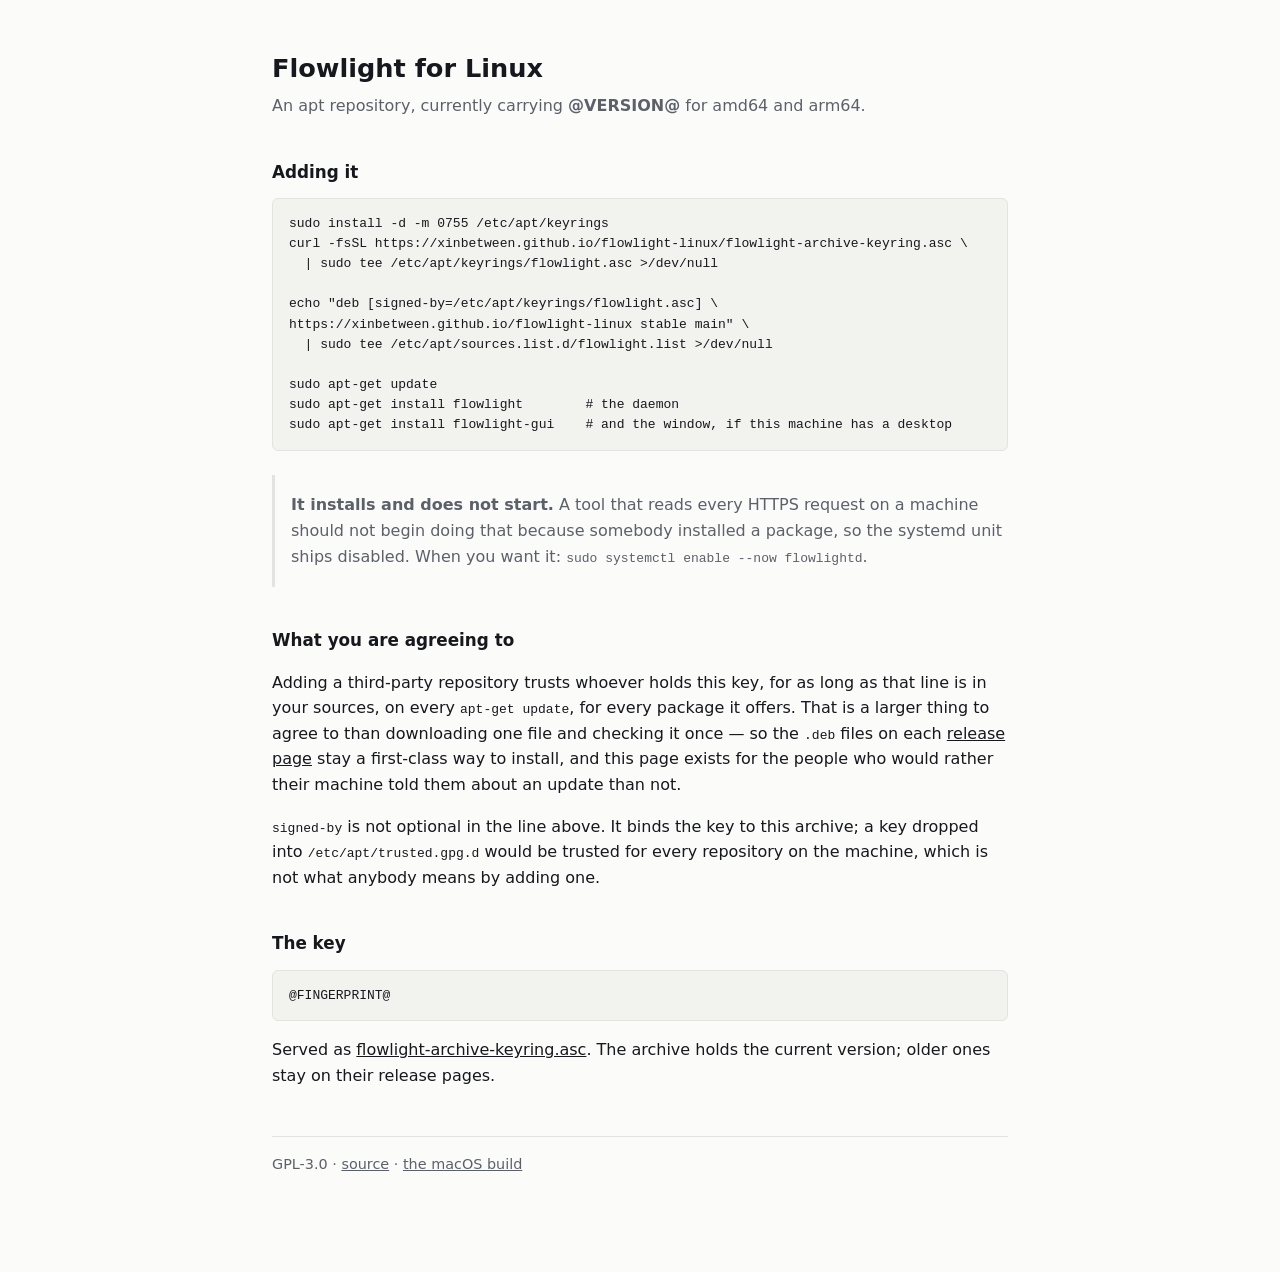
<file: packaging/apt/index.html>
<!doctype html>
<html lang="en">
<head>
<meta charset="utf-8">
<meta name="viewport" content="width=device-width, initial-scale=1">
<title>Flowlight for Linux — apt repository</title>
<style>
  :root { color-scheme: light dark; --ink: #16181d; --paper: #fbfbfa; --quiet: #5c6169; --line: #e3e3e0; --code: #f2f2ef; }
  @media (prefers-color-scheme: dark) {
    :root { --ink: #e8e8e6; --paper: #14161a; --quiet: #9aa0a8; --line: #2a2d33; --code: #1d2025; }
  }
  body { margin: 0 auto; padding: 3rem 1rem 6rem; max-width: 46rem; background: var(--paper); color: var(--ink);
         font: 16px/1.6 ui-sans-serif, system-ui, -apple-system, "Segoe UI", sans-serif; }
  h1 { font-size: 1.6rem; margin: 0 0 .25rem; }
  h2 { font-size: 1.05rem; margin: 2.5rem 0 .5rem; }
  p.lede { color: var(--quiet); margin: 0 0 2rem; }
  pre { background: var(--code); border: 1px solid var(--line); border-radius: 6px; padding: .9rem 1rem;
        overflow-x: auto; font: 13px/1.55 ui-monospace, SFMono-Regular, Menlo, monospace; }
  code { font: 13px/1.4 ui-monospace, SFMono-Regular, Menlo, monospace; }
  aside { border-left: 3px solid var(--line); padding: .1rem 0 .1rem 1rem; color: var(--quiet); margin: 1.5rem 0; }
  footer { margin-top: 3rem; padding-top: 1rem; border-top: 1px solid var(--line); color: var(--quiet); font-size: .9rem; }
  a { color: inherit; }
</style>
</head>
<body>
<h1>Flowlight for Linux</h1>
<p class="lede">An apt repository, currently carrying <strong>@VERSION@</strong> for amd64 and arm64.</p>

<h2>Adding it</h2>
<pre>sudo install -d -m 0755 /etc/apt/keyrings
curl -fsSL https://xinbetween.github.io/flowlight-linux/flowlight-archive-keyring.asc \
  | sudo tee /etc/apt/keyrings/flowlight.asc >/dev/null

echo "deb [signed-by=/etc/apt/keyrings/flowlight.asc] \
https://xinbetween.github.io/flowlight-linux stable main" \
  | sudo tee /etc/apt/sources.list.d/flowlight.list >/dev/null

sudo apt-get update
sudo apt-get install flowlight        # the daemon
sudo apt-get install flowlight-gui    # and the window, if this machine has a desktop</pre>

<aside>
  <p><strong>It installs and does not start.</strong> A tool that reads every HTTPS request on a machine should
  not begin doing that because somebody installed a package, so the systemd unit ships disabled. When you want
  it: <code>sudo systemctl enable --now flowlightd</code>.</p>
</aside>

<h2>What you are agreeing to</h2>
<p>Adding a third-party repository trusts whoever holds this key, for as long as that line is in your sources,
on every <code>apt-get update</code>, for every package it offers. That is a larger thing to agree to than
downloading one file and checking it once — so the <code>.deb</code> files on each
<a href="https://github.com/xinbetween/flowlight-linux/releases">release page</a> stay a first-class way to
install, and this page exists for the people who would rather their machine told them about an update than not.</p>

<p><code>signed-by</code> is not optional in the line above. It binds the key to this archive; a key dropped into
<code>/etc/apt/trusted.gpg.d</code> would be trusted for every repository on the machine, which is not what
anybody means by adding one.</p>

<h2>The key</h2>
<pre>@FINGERPRINT@</pre>
<p>Served as <a href="flowlight-archive-keyring.asc">flowlight-archive-keyring.asc</a>. The archive holds the
current version; older ones stay on their release pages.</p>

<footer>
  GPL-3.0 · <a href="https://github.com/xinbetween/flowlight-linux">source</a> ·
  <a href="https://github.com/xinbetween/flowlight">the macOS build</a>
</footer>
</body>
</html>
</file>
